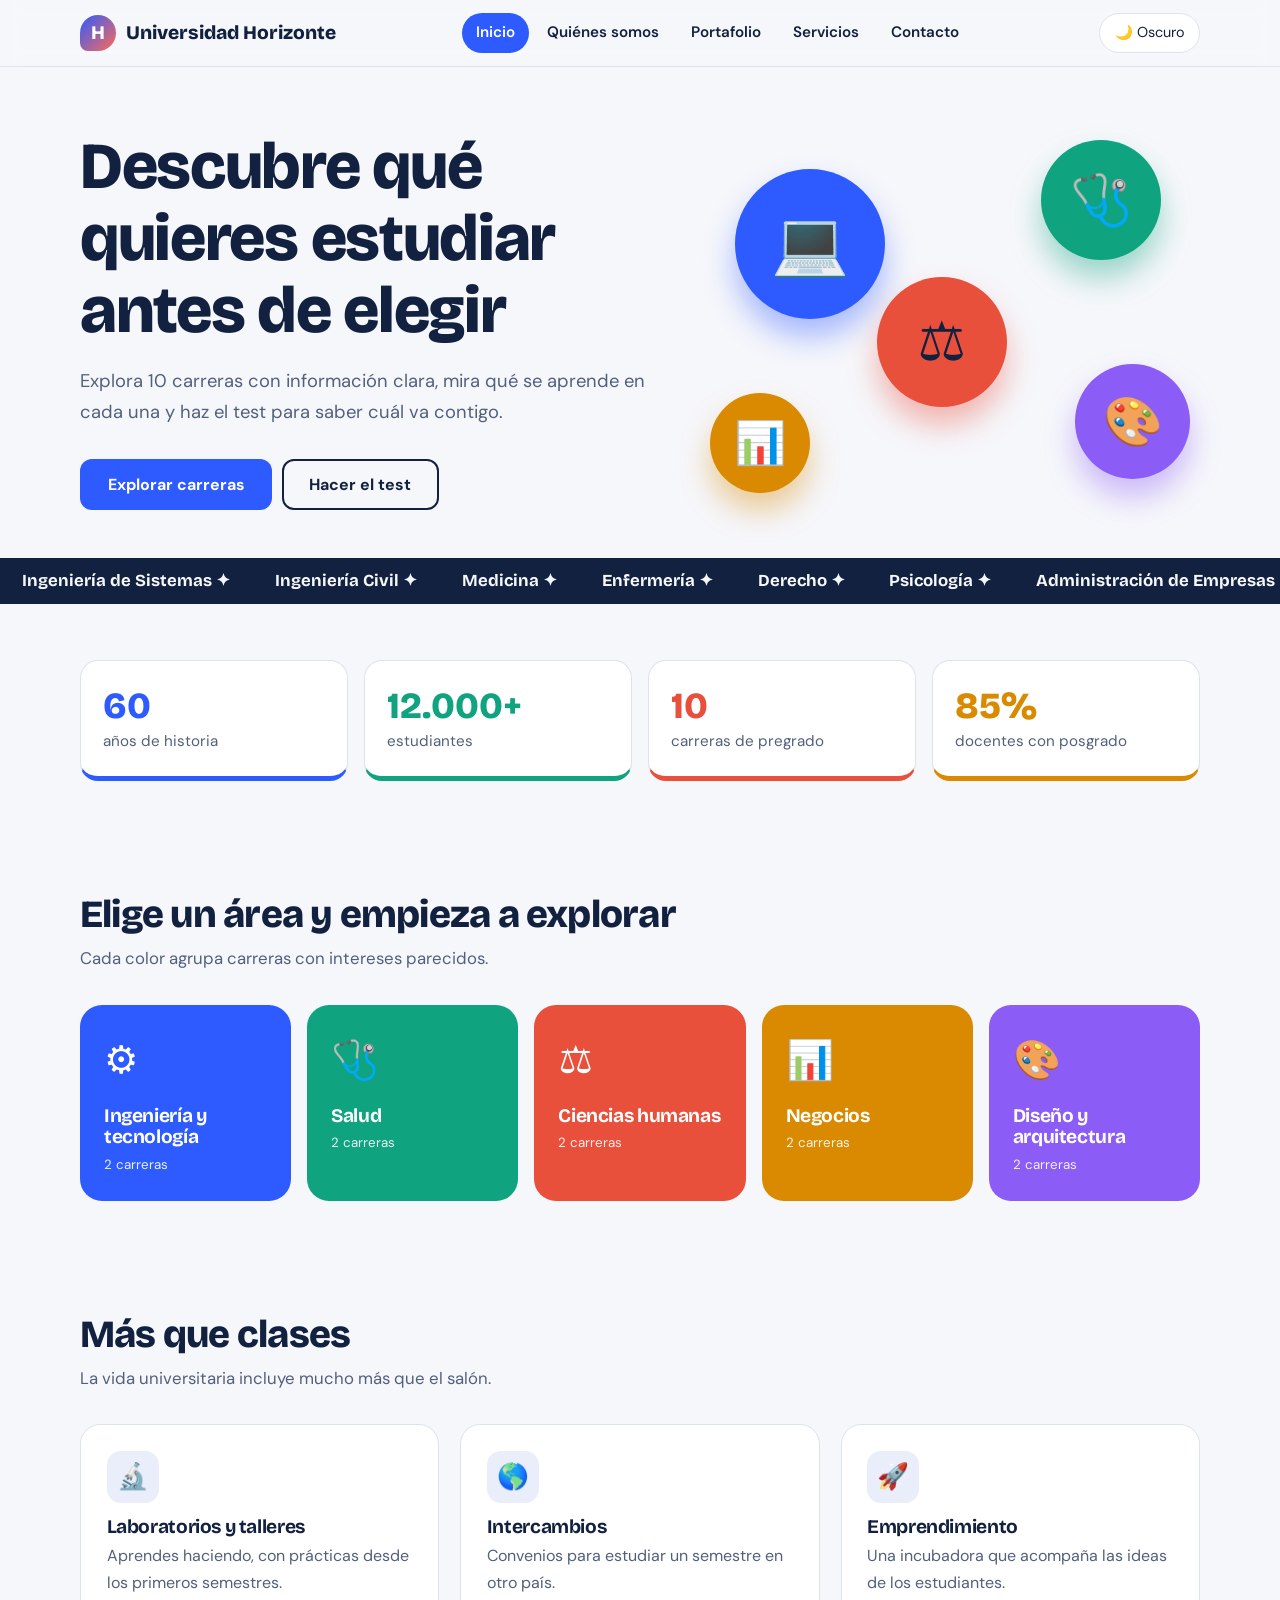
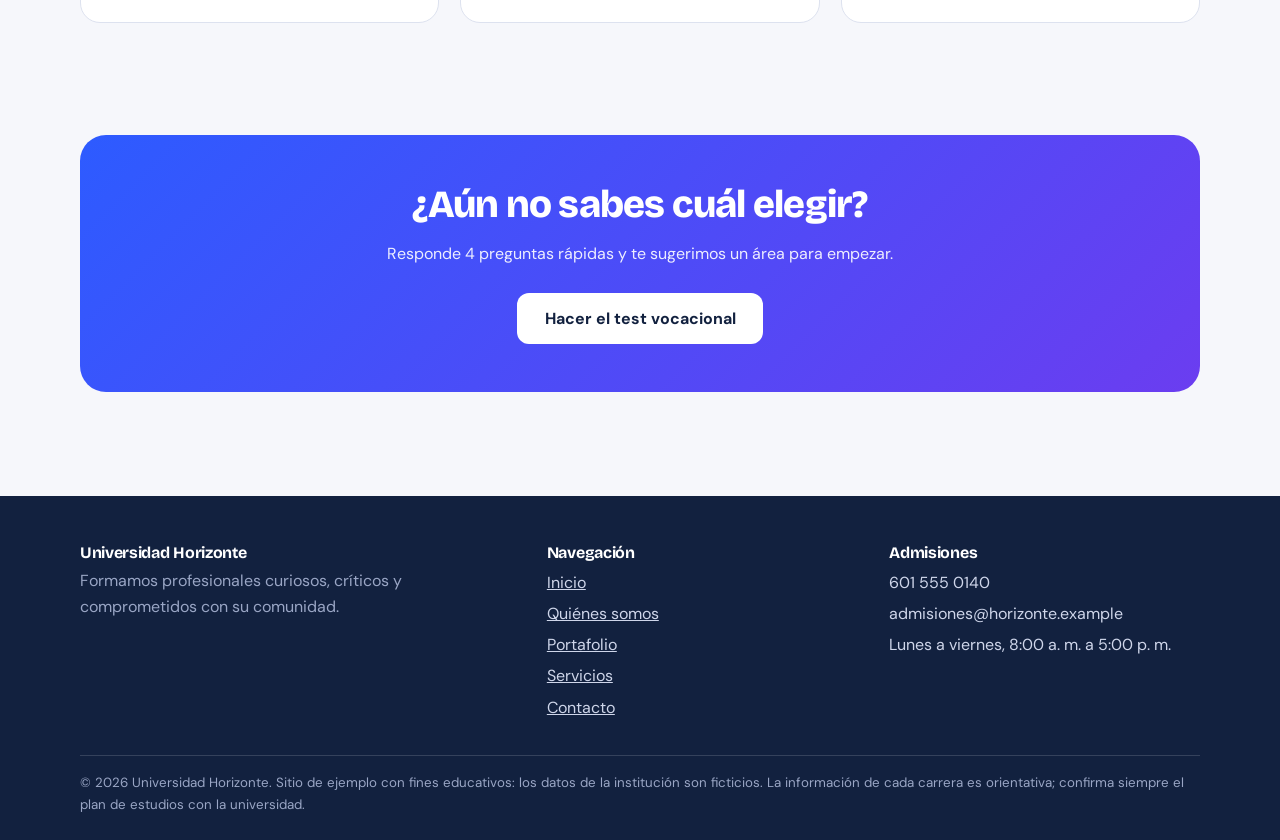
<file: index.html>
<!DOCTYPE html>
<html lang="es" data-theme="light">
<head>
<meta charset="UTF-8">
<meta name="viewport" content="width=device-width, initial-scale=1">
<title>Inicio | Universidad Horizonte</title>
<meta name="description" content="Universidad Horizonte: conoce nuestras carreras, descubre cuál va contigo y comienza tu proceso de admisión.">
<link rel="preconnect" href="https://fonts.googleapis.com">
<link rel="stylesheet" href="https://fonts.googleapis.com/css2?family=Bricolage+Grotesque:wght@700;800&family=DM+Sans:wght@400;600;700&display=swap">
<link rel="stylesheet" href="styles.css">
</head>
<body>
<header><div class="wrap bar">
<a class="logo" href="index.html"><span class="mark">H</span>Universidad Horizonte</a>
<nav aria-label="Principal"><ul id="menu"><li><a href="index.html" aria-current="page">Inicio</a></li><li><a href="nosotros.html">Quiénes somos</a></li><li><a href="portafolio.html">Portafolio</a></li><li><a href="servicios.html">Servicios</a></li><li><a href="contacto.html">Contacto</a></li></ul></nav>
<div class="tools"><button class="icon-btn" id="tema-btn" aria-pressed="false">🌙 Oscuro</button>
<button class="icon-btn" id="menu-btn" aria-expanded="false" aria-controls="menu">☰ Menú</button></div>
</div></header>
<main>
<div class="wrap hero">
<div><h1>Descubre qué quieres estudiar antes de elegir</h1>
<p>Explora 10 carreras con información clara, mira qué se aprende en cada una y haz el test para saber cuál va contigo.</p>
<a class="btn" href="portafolio.html">Explorar carreras</a><a class="btn alt" href="portafolio.html#test">Hacer el test</a></div>
<div class="orbita" aria-hidden="true">
<div class="burbuja" style="--s:150px;--c:#2D5BFF;--d:0s;left:5%;top:8%">💻</div>
<div class="burbuja" style="--s:120px;--c:#0FA37F;--d:-1.5s;right:8%;top:0">🩺</div>
<div class="burbuja" style="--s:130px;--c:#E8503C;--d:-3s;left:34%;top:38%">⚖️</div>
<div class="burbuja" style="--s:100px;--c:#D98A00;--d:-4.5s;left:0;bottom:2%">📊</div>
<div class="burbuja" style="--s:115px;--c:#8B5CF6;--d:-2s;right:2%;bottom:6%">🎨</div></div></div>
<div class="ticker" aria-hidden="true"><div><span>Ingeniería de Sistemas ✦</span><span>Ingeniería Civil ✦</span><span>Medicina ✦</span><span>Enfermería ✦</span><span>Derecho ✦</span><span>Psicología ✦</span><span>Administración de Empresas ✦</span><span>Contaduría Pública ✦</span><span>Diseño Gráfico ✦</span><span>Arquitectura ✦</span><span>Ingeniería de Sistemas ✦</span><span>Ingeniería Civil ✦</span><span>Medicina ✦</span><span>Enfermería ✦</span><span>Derecho ✦</span><span>Psicología ✦</span><span>Administración de Empresas ✦</span><span>Contaduría Pública ✦</span><span>Diseño Gráfico ✦</span><span>Arquitectura ✦</span></div></div>
<section><div class="wrap"><div class="strip"><div style="--c:#2D5BFF"><strong data-n="60" data-suf="">0</strong><span>años de historia</span></div><div style="--c:#0FA37F"><strong data-n="12000" data-suf="+">0</strong><span>estudiantes</span></div><div style="--c:#E8503C"><strong data-n="10" data-suf="">0</strong><span>carreras de pregrado</span></div><div style="--c:#D98A00"><strong data-n="85" data-suf="%">0</strong><span>docentes con posgrado</span></div></div></div></section>
<section><div class="wrap"><h2>Elige un área y empieza a explorar</h2><p class="lead">Cada color agrupa carreras con intereses parecidos.</p>
<div class="areas"><a class="area" href="portafolio.html#ing" style="--c:#2D5BFF"><span>⚙️</span><h3>Ingeniería y tecnología</h3><small>2 carreras</small></a><a class="area" href="portafolio.html#salud" style="--c:#0FA37F"><span>🩺</span><h3>Salud</h3><small>2 carreras</small></a><a class="area" href="portafolio.html#humanas" style="--c:#E8503C"><span>⚖️</span><h3>Ciencias humanas</h3><small>2 carreras</small></a><a class="area" href="portafolio.html#negocios" style="--c:#D98A00"><span>📊</span><h3>Negocios</h3><small>2 carreras</small></a><a class="area" href="portafolio.html#diseno" style="--c:#8B5CF6"><span>🎨</span><h3>Diseño y arquitectura</h3><small>2 carreras</small></a></div></div></section>
<section><div class="wrap"><h2>Más que clases</h2><p class="lead">La vida universitaria incluye mucho más que el salón.</p>
<div class="grid"><article class="card"><div class="ico">🔬</div><h3>Laboratorios y talleres</h3><p>Aprendes haciendo, con prácticas desde los primeros semestres.</p></article><article class="card"><div class="ico">🌎</div><h3>Intercambios</h3><p>Convenios para estudiar un semestre en otro país.</p></article><article class="card"><div class="ico">🚀</div><h3>Emprendimiento</h3><p>Una incubadora que acompaña las ideas de los estudiantes.</p></article></div></div></section>
<section><div class="wrap"><div class="band"><h2>¿Aún no sabes cuál elegir?</h2><p>Responde 4 preguntas rápidas y te sugerimos un área para empezar.</p><a class="btn" href="portafolio.html#test">Hacer el test vocacional</a></div></div></section>
</main>
<dialog id="modal" aria-labelledby="m-titulo"></dialog>
<footer><div class="wrap"><div class="cols">
<div><h3>Universidad Horizonte</h3><p>Formamos profesionales curiosos, críticos y comprometidos con su comunidad.</p></div>
<div><h3>Navegación</h3><ul><li><a href="index.html">Inicio</a></li><li><a href="nosotros.html">Quiénes somos</a></li><li><a href="portafolio.html">Portafolio</a></li><li><a href="servicios.html">Servicios</a></li><li><a href="contacto.html">Contacto</a></li></ul></div>
<div><h3>Admisiones</h3><ul><li>601 555 0140</li><li>admisiones@horizonte.example</li><li>Lunes a viernes, 8:00 a. m. a 5:00 p. m.</li></ul></div>
</div><small>© 2026 Universidad Horizonte. Sitio de ejemplo con fines educativos: los datos de la institución son ficticios. La información de cada carrera es orientativa; confirma siempre el plan de estudios con la universidad.</small></div></footer>
<script src="script.js"></script>
</body>
</html>
</file>
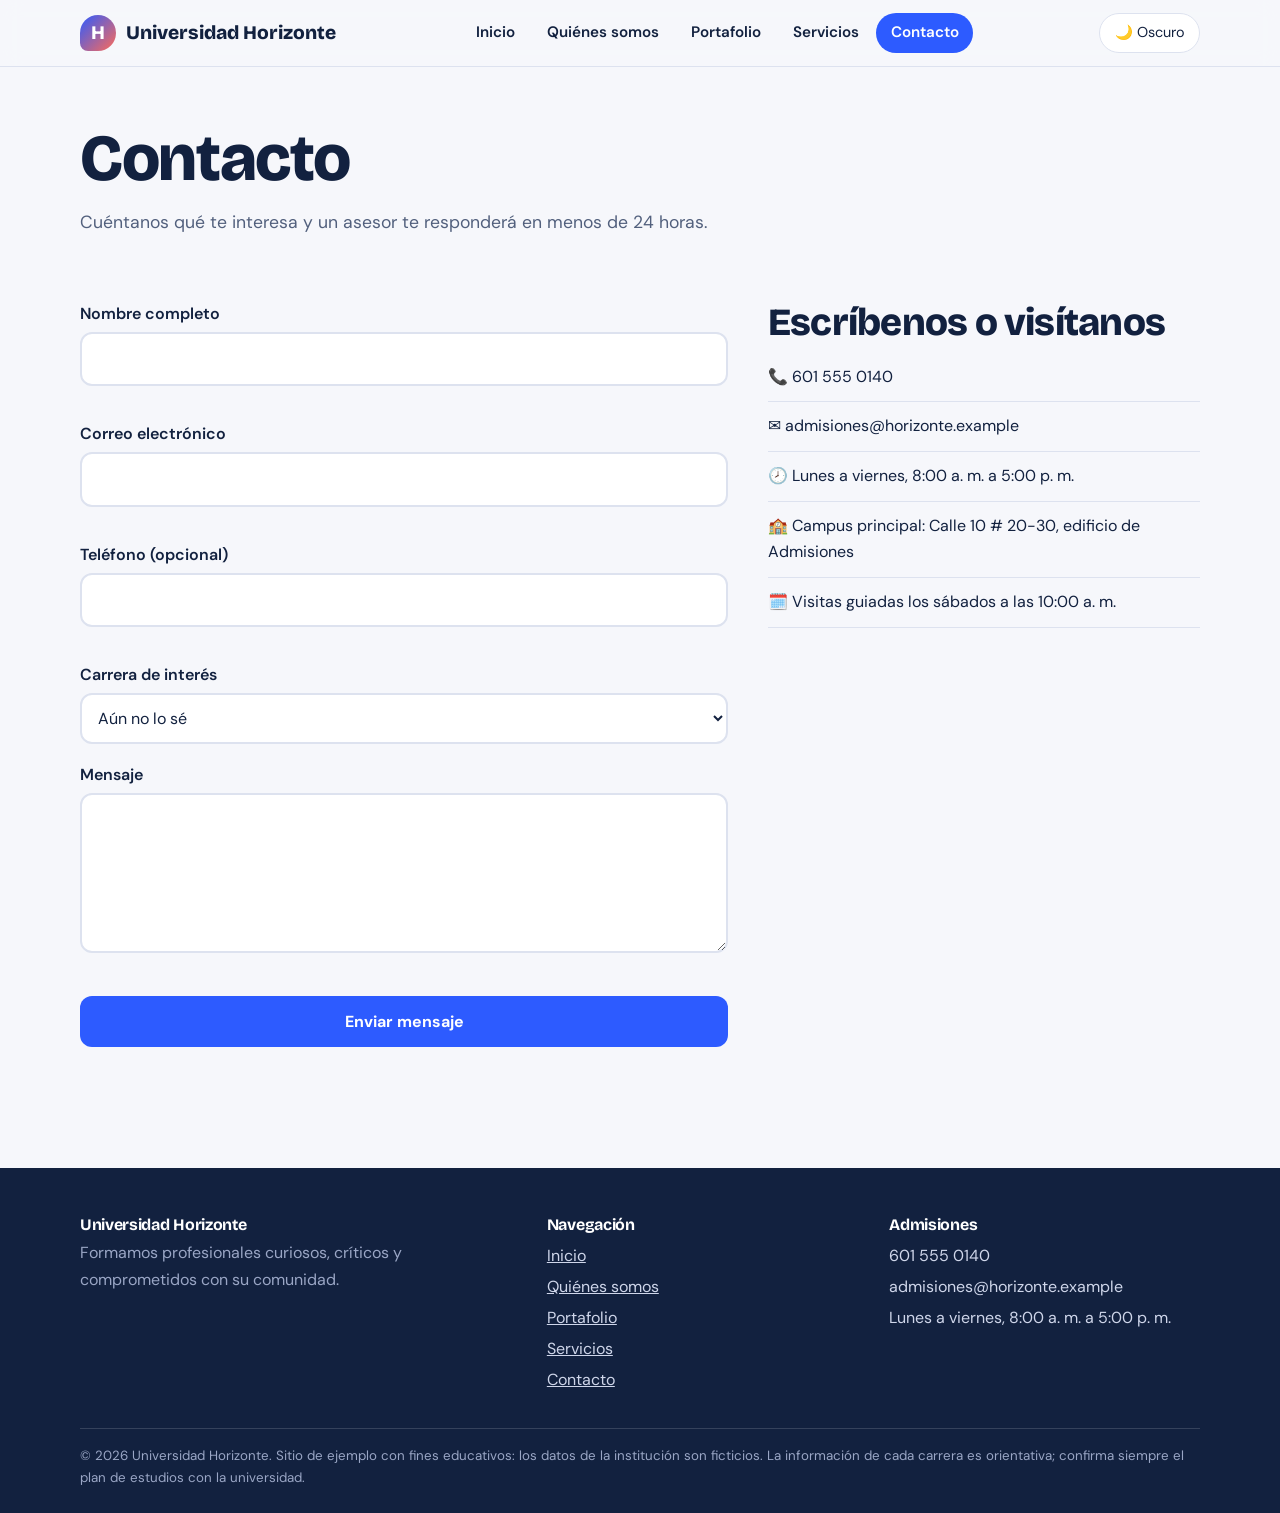
<file: contacto.html>
<!DOCTYPE html>
<html lang="es" data-theme="light">
<head>
<meta charset="UTF-8">
<meta name="viewport" content="width=device-width, initial-scale=1">
<title>Contacto | Universidad Horizonte</title>
<meta name="description" content="Universidad Horizonte: conoce nuestras carreras, descubre cuál va contigo y comienza tu proceso de admisión.">
<link rel="preconnect" href="https://fonts.googleapis.com">
<link rel="stylesheet" href="https://fonts.googleapis.com/css2?family=Bricolage+Grotesque:wght@700;800&family=DM+Sans:wght@400;600;700&display=swap">
<link rel="stylesheet" href="styles.css">
</head>
<body>
<header><div class="wrap bar">
<a class="logo" href="index.html"><span class="mark">H</span>Universidad Horizonte</a>
<nav aria-label="Principal"><ul id="menu"><li><a href="index.html">Inicio</a></li><li><a href="nosotros.html">Quiénes somos</a></li><li><a href="portafolio.html">Portafolio</a></li><li><a href="servicios.html">Servicios</a></li><li><a href="contacto.html" aria-current="page">Contacto</a></li></ul></nav>
<div class="tools"><button class="icon-btn" id="tema-btn" aria-pressed="false">🌙 Oscuro</button>
<button class="icon-btn" id="menu-btn" aria-expanded="false" aria-controls="menu">☰ Menú</button></div>
</div></header>
<main>
<div class="wrap page-title"><h1>Contacto</h1><p>Cuéntanos qué te interesa y un asesor te responderá en menos de 24 horas.</p></div>
<section><div class="wrap"><div class="split">
<form id="form-contacto" novalidate>
<div><label for="nombre">Nombre completo</label><input id="nombre" name="nombre" autocomplete="name"><span class="err" id="err-nombre"></span></div>
<div><label for="correo">Correo electrónico</label><input id="correo" name="correo" type="email" autocomplete="email"><span class="err" id="err-correo"></span></div>
<div><label for="telefono">Teléfono (opcional)</label><input id="telefono" name="telefono" type="tel" autocomplete="tel"><span class="err" id="err-telefono"></span></div>
<div><label for="programa">Carrera de interés</label><select id="programa" name="programa"><option>Aún no lo sé</option><option>Ingeniería de Sistemas</option><option>Ingeniería Civil</option><option>Medicina</option><option>Enfermería</option><option>Derecho</option><option>Psicología</option><option>Administración de Empresas</option><option>Contaduría Pública</option><option>Diseño Gráfico</option><option>Arquitectura</option></select></div>
<div><label for="mensaje">Mensaje</label><textarea id="mensaje" name="mensaje" rows="5"></textarea><span class="err" id="err-mensaje"></span></div>
<button class="btn" type="submit">Enviar mensaje</button><p id="estado" role="status"></p></form>
<aside><h2>Escríbenos o visítanos</h2><ul class="info"><li>📞 601 555 0140</li><li>✉️ admisiones@horizonte.example</li><li>🕗 Lunes a viernes, 8:00 a. m. a 5:00 p. m.</li><li>🏫 Campus principal: Calle 10 # 20-30, edificio de Admisiones</li><li>🗓️ Visitas guiadas los sábados a las 10:00 a. m.</li></ul></aside>
</div></div></section>
</main>
<dialog id="modal" aria-labelledby="m-titulo"></dialog>
<footer><div class="wrap"><div class="cols">
<div><h3>Universidad Horizonte</h3><p>Formamos profesionales curiosos, críticos y comprometidos con su comunidad.</p></div>
<div><h3>Navegación</h3><ul><li><a href="index.html">Inicio</a></li><li><a href="nosotros.html">Quiénes somos</a></li><li><a href="portafolio.html">Portafolio</a></li><li><a href="servicios.html">Servicios</a></li><li><a href="contacto.html">Contacto</a></li></ul></div>
<div><h3>Admisiones</h3><ul><li>601 555 0140</li><li>admisiones@horizonte.example</li><li>Lunes a viernes, 8:00 a. m. a 5:00 p. m.</li></ul></div>
</div><small>© 2026 Universidad Horizonte. Sitio de ejemplo con fines educativos: los datos de la institución son ficticios. La información de cada carrera es orientativa; confirma siempre el plan de estudios con la universidad.</small></div></footer>
<script src="script.js"></script>
</body>
</html>
</file>
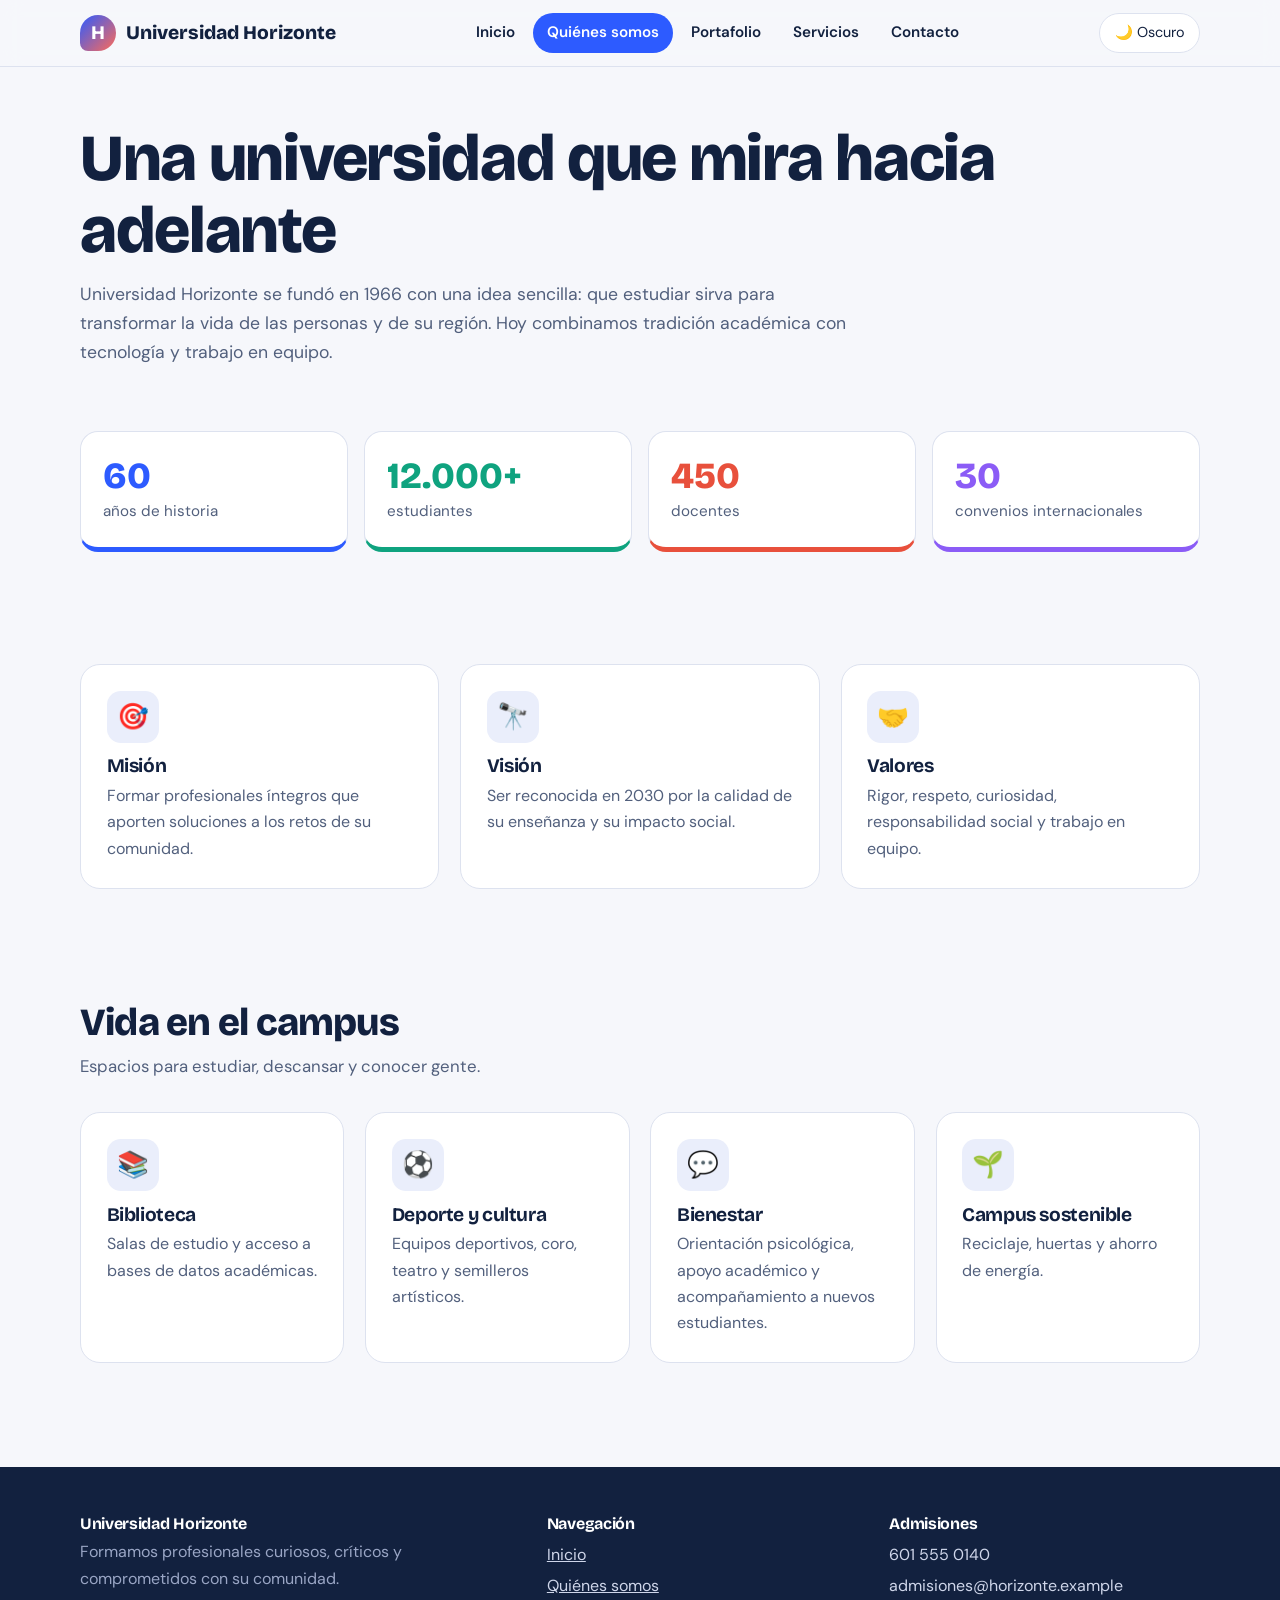
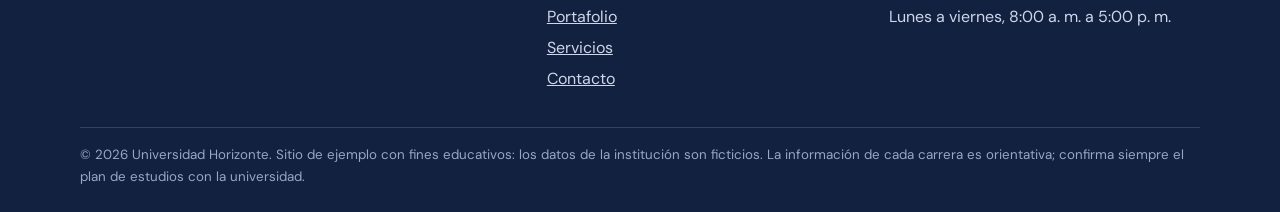
<file: nosotros.html>
<!DOCTYPE html>
<html lang="es" data-theme="light">
<head>
<meta charset="UTF-8">
<meta name="viewport" content="width=device-width, initial-scale=1">
<title>Quiénes somos | Universidad Horizonte</title>
<meta name="description" content="Universidad Horizonte: conoce nuestras carreras, descubre cuál va contigo y comienza tu proceso de admisión.">
<link rel="preconnect" href="https://fonts.googleapis.com">
<link rel="stylesheet" href="https://fonts.googleapis.com/css2?family=Bricolage+Grotesque:wght@700;800&family=DM+Sans:wght@400;600;700&display=swap">
<link rel="stylesheet" href="styles.css">
</head>
<body>
<header><div class="wrap bar">
<a class="logo" href="index.html"><span class="mark">H</span>Universidad Horizonte</a>
<nav aria-label="Principal"><ul id="menu"><li><a href="index.html">Inicio</a></li><li><a href="nosotros.html" aria-current="page">Quiénes somos</a></li><li><a href="portafolio.html">Portafolio</a></li><li><a href="servicios.html">Servicios</a></li><li><a href="contacto.html">Contacto</a></li></ul></nav>
<div class="tools"><button class="icon-btn" id="tema-btn" aria-pressed="false">🌙 Oscuro</button>
<button class="icon-btn" id="menu-btn" aria-expanded="false" aria-controls="menu">☰ Menú</button></div>
</div></header>
<main>
<div class="wrap page-title"><h1>Una universidad que mira hacia adelante</h1><p>Universidad Horizonte se fundó en 1966 con una idea sencilla: que estudiar sirva para transformar la vida de las personas y de su región. Hoy combinamos tradición académica con tecnología y trabajo en equipo.</p></div>
<section><div class="wrap"><div class="strip"><div style="--c:#2D5BFF"><strong data-n="60" data-suf="">0</strong><span>años de historia</span></div><div style="--c:#0FA37F"><strong data-n="12000" data-suf="+">0</strong><span>estudiantes</span></div><div style="--c:#E8503C"><strong data-n="450" data-suf="">0</strong><span>docentes</span></div><div style="--c:#8B5CF6"><strong data-n="30" data-suf="">0</strong><span>convenios internacionales</span></div></div></div></section>
<section><div class="wrap"><div class="grid"><article class="card"><div class="ico">🎯</div><h3>Misión</h3><p>Formar profesionales íntegros que aporten soluciones a los retos de su comunidad.</p></article><article class="card"><div class="ico">🔭</div><h3>Visión</h3><p>Ser reconocida en 2030 por la calidad de su enseñanza y su impacto social.</p></article><article class="card"><div class="ico">🤝</div><h3>Valores</h3><p>Rigor, respeto, curiosidad, responsabilidad social y trabajo en equipo.</p></article></div></div></section>
<section><div class="wrap"><h2>Vida en el campus</h2><p class="lead">Espacios para estudiar, descansar y conocer gente.</p>
<div class="grid"><article class="card"><div class="ico">📚</div><h3>Biblioteca</h3><p>Salas de estudio y acceso a bases de datos académicas.</p></article><article class="card"><div class="ico">⚽</div><h3>Deporte y cultura</h3><p>Equipos deportivos, coro, teatro y semilleros artísticos.</p></article><article class="card"><div class="ico">💬</div><h3>Bienestar</h3><p>Orientación psicológica, apoyo académico y acompañamiento a nuevos estudiantes.</p></article><article class="card"><div class="ico">🌱</div><h3>Campus sostenible</h3><p>Reciclaje, huertas y ahorro de energía.</p></article></div></div></section>
</main>
<dialog id="modal" aria-labelledby="m-titulo"></dialog>
<footer><div class="wrap"><div class="cols">
<div><h3>Universidad Horizonte</h3><p>Formamos profesionales curiosos, críticos y comprometidos con su comunidad.</p></div>
<div><h3>Navegación</h3><ul><li><a href="index.html">Inicio</a></li><li><a href="nosotros.html">Quiénes somos</a></li><li><a href="portafolio.html">Portafolio</a></li><li><a href="servicios.html">Servicios</a></li><li><a href="contacto.html">Contacto</a></li></ul></div>
<div><h3>Admisiones</h3><ul><li>601 555 0140</li><li>admisiones@horizonte.example</li><li>Lunes a viernes, 8:00 a. m. a 5:00 p. m.</li></ul></div>
</div><small>© 2026 Universidad Horizonte. Sitio de ejemplo con fines educativos: los datos de la institución son ficticios. La información de cada carrera es orientativa; confirma siempre el plan de estudios con la universidad.</small></div></footer>
<script src="script.js"></script>
</body>
</html>
</file>
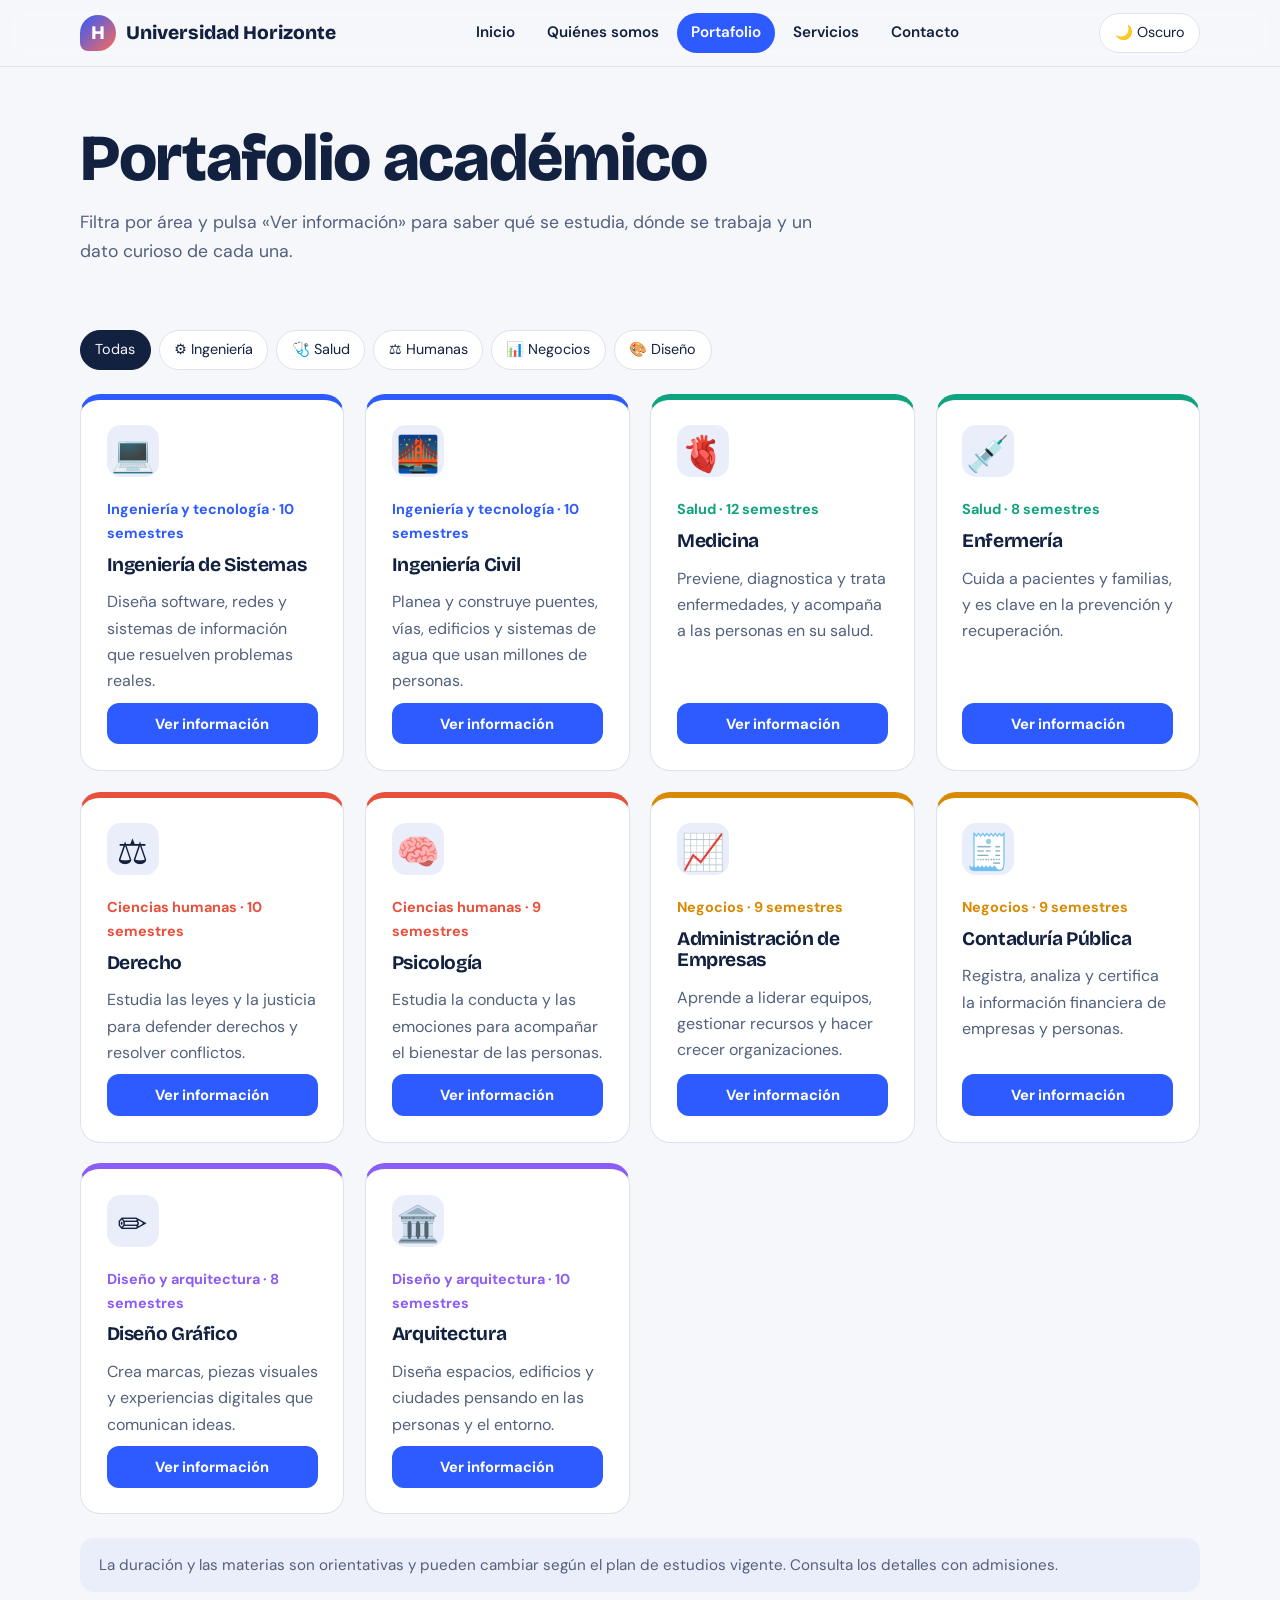
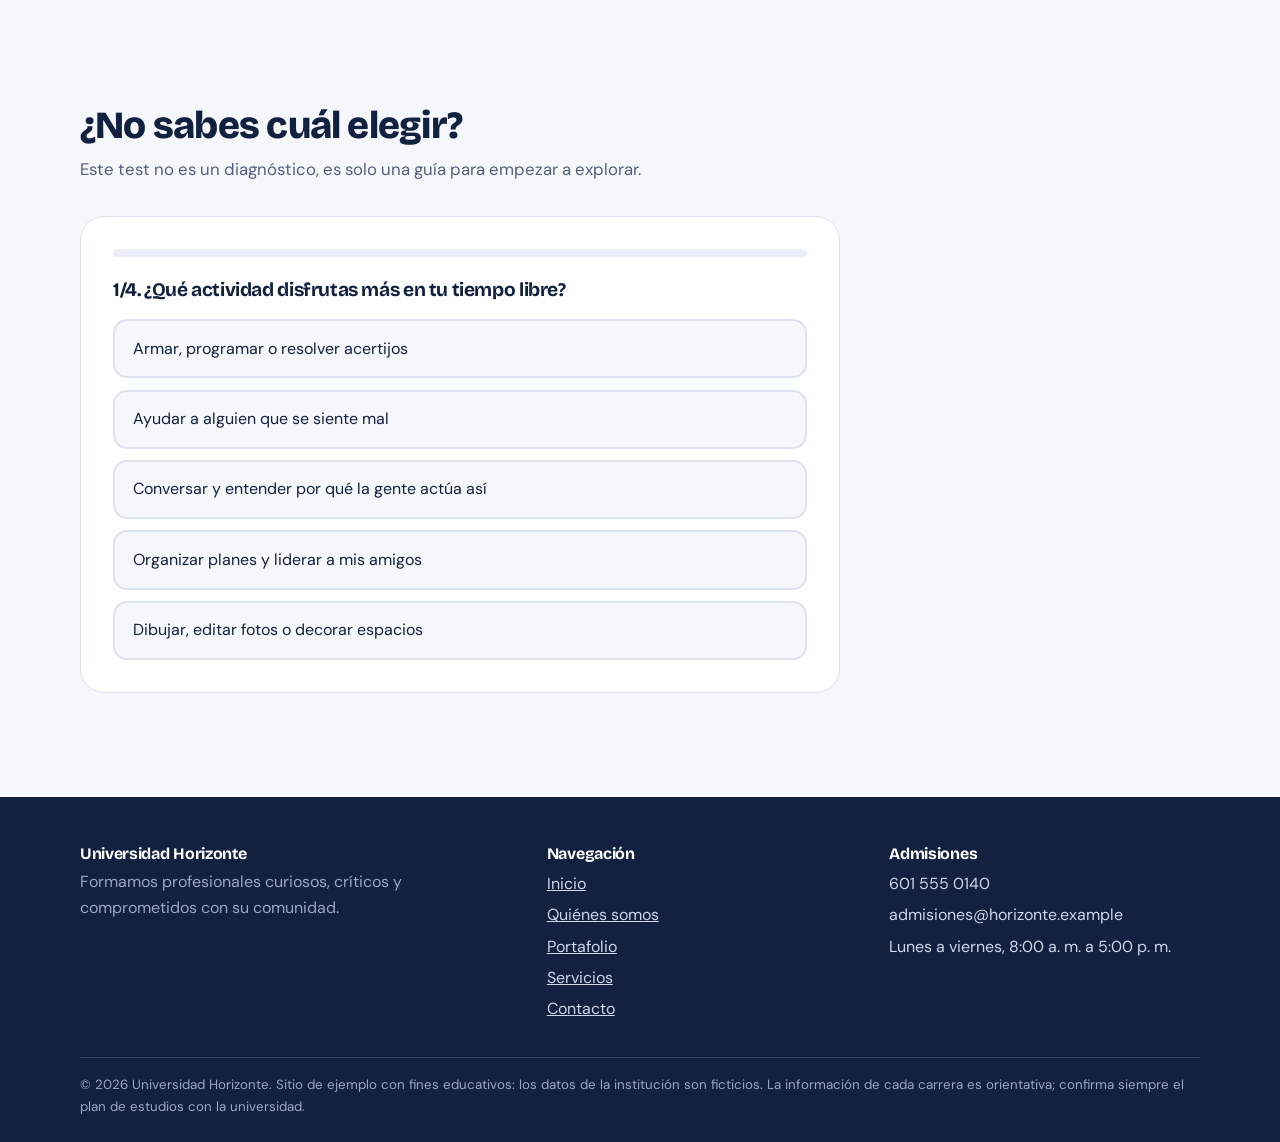
<file: portafolio.html>
<!DOCTYPE html>
<html lang="es" data-theme="light">
<head>
<meta charset="UTF-8">
<meta name="viewport" content="width=device-width, initial-scale=1">
<title>Portafolio | Universidad Horizonte</title>
<meta name="description" content="Universidad Horizonte: conoce nuestras carreras, descubre cuál va contigo y comienza tu proceso de admisión.">
<link rel="preconnect" href="https://fonts.googleapis.com">
<link rel="stylesheet" href="https://fonts.googleapis.com/css2?family=Bricolage+Grotesque:wght@700;800&family=DM+Sans:wght@400;600;700&display=swap">
<link rel="stylesheet" href="styles.css">
</head>
<body>
<header><div class="wrap bar">
<a class="logo" href="index.html"><span class="mark">H</span>Universidad Horizonte</a>
<nav aria-label="Principal"><ul id="menu"><li><a href="index.html">Inicio</a></li><li><a href="nosotros.html">Quiénes somos</a></li><li><a href="portafolio.html" aria-current="page">Portafolio</a></li><li><a href="servicios.html">Servicios</a></li><li><a href="contacto.html">Contacto</a></li></ul></nav>
<div class="tools"><button class="icon-btn" id="tema-btn" aria-pressed="false">🌙 Oscuro</button>
<button class="icon-btn" id="menu-btn" aria-expanded="false" aria-controls="menu">☰ Menú</button></div>
</div></header>
<main>
<div class="wrap page-title"><h1>Portafolio académico</h1><p>Filtra por área y pulsa «Ver información» para saber qué se estudia, dónde se trabaja y un dato curioso de cada una.</p></div>
<section><div class="wrap"><div class="filtros" role="group" aria-label="Filtrar por área">
<button class="icon-btn" data-filtro="todo" aria-pressed="true">Todas</button><button class="icon-btn" data-filtro="ing" aria-pressed="false">⚙️ Ingeniería</button><button class="icon-btn" data-filtro="salud" aria-pressed="false">🩺 Salud</button><button class="icon-btn" data-filtro="humanas" aria-pressed="false">⚖️ Humanas</button><button class="icon-btn" data-filtro="negocios" aria-pressed="false">📊 Negocios</button><button class="icon-btn" data-filtro="diseno" aria-pressed="false">🎨 Diseño</button></div>
<div class="grid" id="lista"></div>
<p class="nota">La duración y las materias son orientativas y pueden cambiar según el plan de estudios vigente. Consulta los detalles con admisiones.</p></div></section>
<section id="test"><div class="wrap"><h2>¿No sabes cuál elegir?</h2><p class="lead">Este test no es un diagnóstico, es solo una guía para empezar a explorar.</p><div class="quiz" id="quiz"></div></div></section>
</main>
<dialog id="modal" aria-labelledby="m-titulo"></dialog>
<footer><div class="wrap"><div class="cols">
<div><h3>Universidad Horizonte</h3><p>Formamos profesionales curiosos, críticos y comprometidos con su comunidad.</p></div>
<div><h3>Navegación</h3><ul><li><a href="index.html">Inicio</a></li><li><a href="nosotros.html">Quiénes somos</a></li><li><a href="portafolio.html">Portafolio</a></li><li><a href="servicios.html">Servicios</a></li><li><a href="contacto.html">Contacto</a></li></ul></div>
<div><h3>Admisiones</h3><ul><li>601 555 0140</li><li>admisiones@horizonte.example</li><li>Lunes a viernes, 8:00 a. m. a 5:00 p. m.</li></ul></div>
</div><small>© 2026 Universidad Horizonte. Sitio de ejemplo con fines educativos: los datos de la institución son ficticios. La información de cada carrera es orientativa; confirma siempre el plan de estudios con la universidad.</small></div></footer>
<script src="script.js"></script>
</body>
</html>
</file>
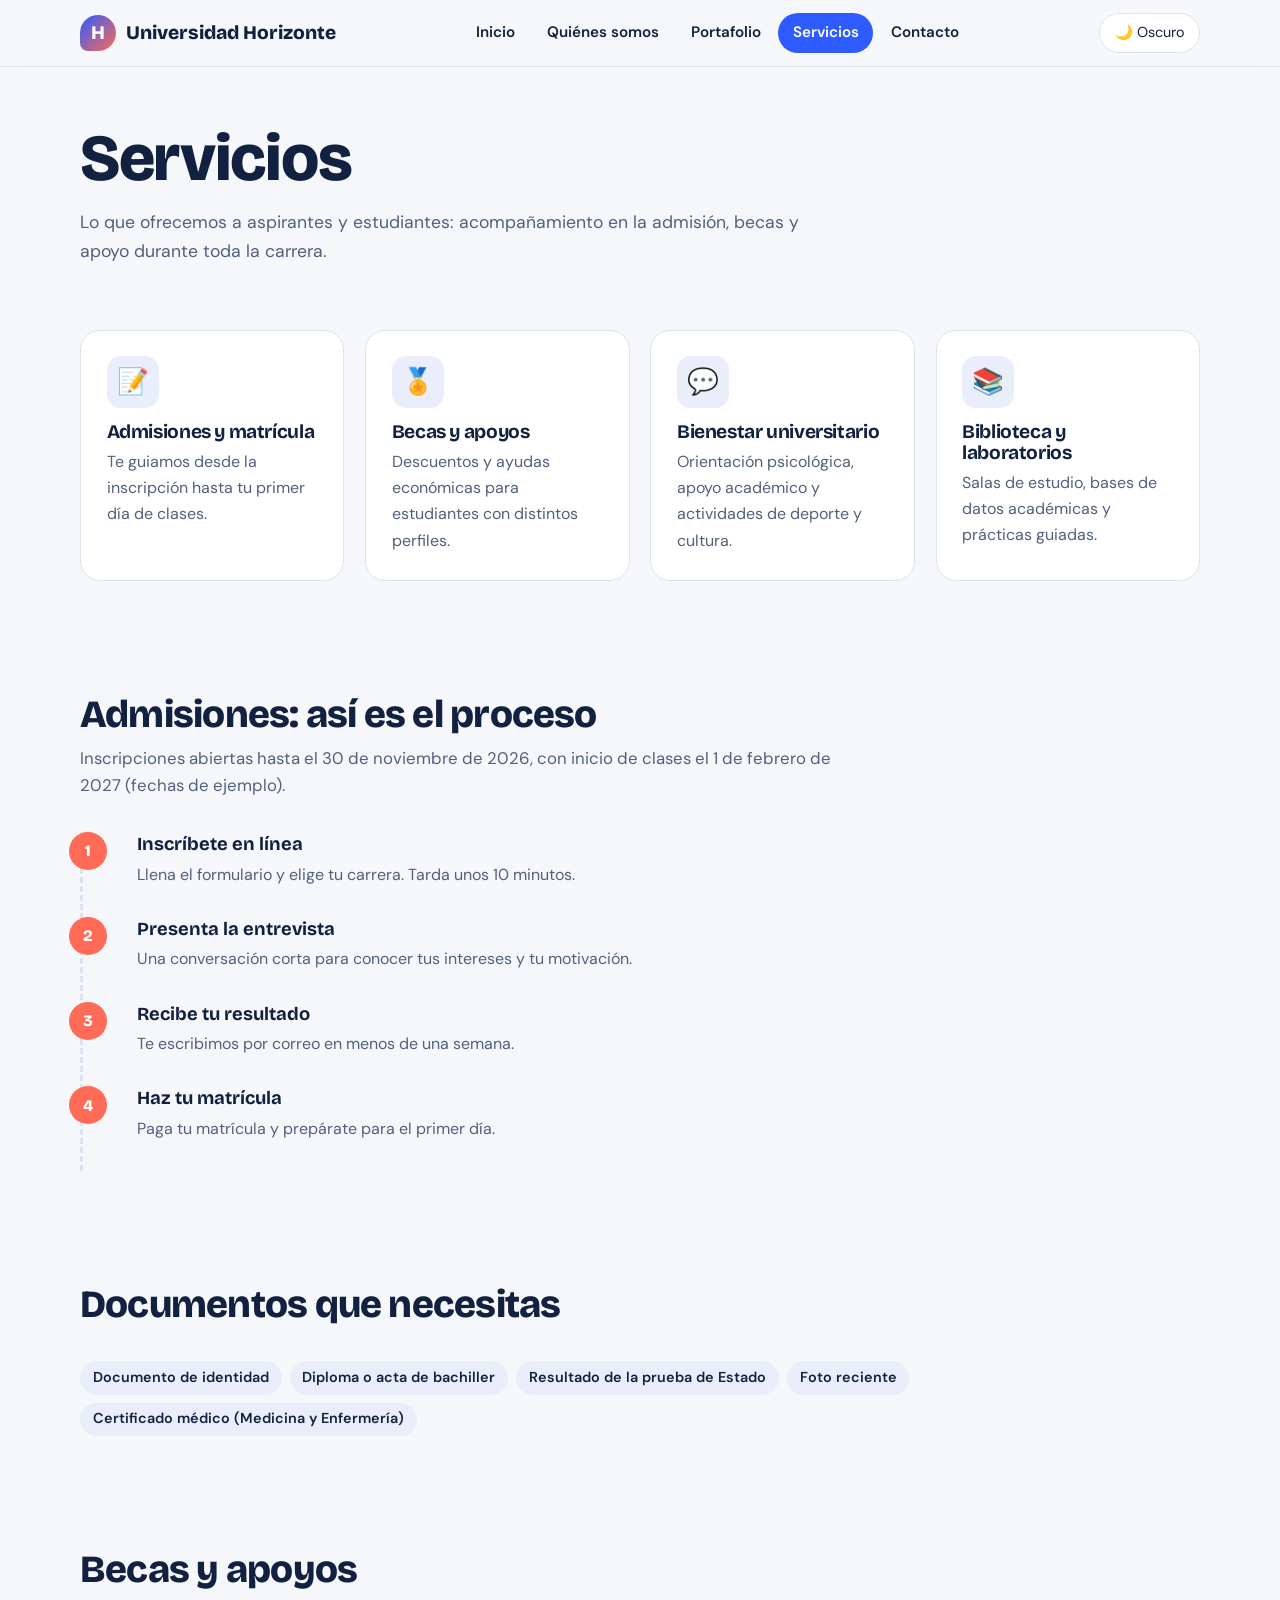
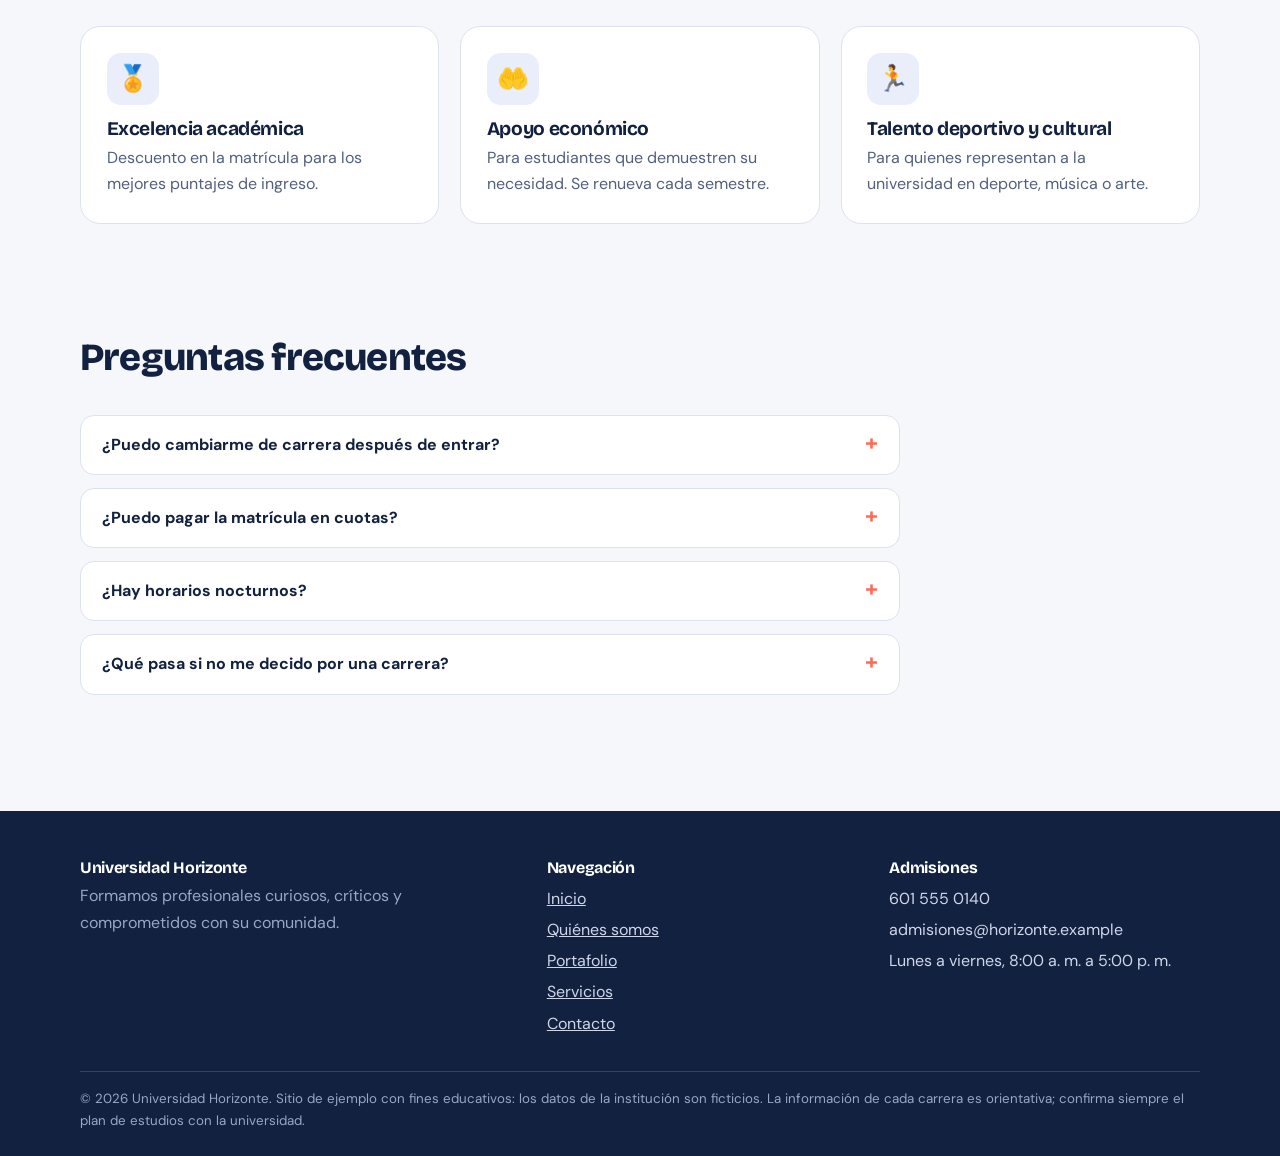
<file: servicios.html>
<!DOCTYPE html>
<html lang="es" data-theme="light">
<head>
<meta charset="UTF-8">
<meta name="viewport" content="width=device-width, initial-scale=1">
<title>Servicios | Universidad Horizonte</title>
<meta name="description" content="Universidad Horizonte: conoce nuestras carreras, descubre cuál va contigo y comienza tu proceso de admisión.">
<link rel="preconnect" href="https://fonts.googleapis.com">
<link rel="stylesheet" href="https://fonts.googleapis.com/css2?family=Bricolage+Grotesque:wght@700;800&family=DM+Sans:wght@400;600;700&display=swap">
<link rel="stylesheet" href="styles.css">
</head>
<body>
<header><div class="wrap bar">
<a class="logo" href="index.html"><span class="mark">H</span>Universidad Horizonte</a>
<nav aria-label="Principal"><ul id="menu"><li><a href="index.html">Inicio</a></li><li><a href="nosotros.html">Quiénes somos</a></li><li><a href="portafolio.html">Portafolio</a></li><li><a href="servicios.html" aria-current="page">Servicios</a></li><li><a href="contacto.html">Contacto</a></li></ul></nav>
<div class="tools"><button class="icon-btn" id="tema-btn" aria-pressed="false">🌙 Oscuro</button>
<button class="icon-btn" id="menu-btn" aria-expanded="false" aria-controls="menu">☰ Menú</button></div>
</div></header>
<main>
<div class="wrap page-title"><h1>Servicios</h1><p>Lo que ofrecemos a aspirantes y estudiantes: acompañamiento en la admisión, becas y apoyo durante toda la carrera.</p></div>
<section><div class="wrap"><div class="grid"><article class="card"><div class="ico">📝</div><h3>Admisiones y matrícula</h3><p>Te guiamos desde la inscripción hasta tu primer día de clases.</p></article><article class="card"><div class="ico">🏅</div><h3>Becas y apoyos</h3><p>Descuentos y ayudas económicas para estudiantes con distintos perfiles.</p></article><article class="card"><div class="ico">💬</div><h3>Bienestar universitario</h3><p>Orientación psicológica, apoyo académico y actividades de deporte y cultura.</p></article><article class="card"><div class="ico">📚</div><h3>Biblioteca y laboratorios</h3><p>Salas de estudio, bases de datos académicas y prácticas guiadas.</p></article></div></div></section>
<section><div class="wrap"><h2>Admisiones: así es el proceso</h2><p class="lead">Inscripciones abiertas hasta el 30 de noviembre de 2026, con inicio de clases el 1 de febrero de 2027 (fechas de ejemplo).</p>
<ol class="timeline"><li><b>Inscríbete en línea</b><p>Llena el formulario y elige tu carrera. Tarda unos 10 minutos.</p></li><li><b>Presenta la entrevista</b><p>Una conversación corta para conocer tus intereses y tu motivación.</p></li><li><b>Recibe tu resultado</b><p>Te escribimos por correo en menos de una semana.</p></li><li><b>Haz tu matrícula</b><p>Paga tu matrícula y prepárate para el primer día.</p></li></ol></div></section>
<section><div class="wrap"><h2>Documentos que necesitas</h2><br><ul class="chips"><li>Documento de identidad</li><li>Diploma o acta de bachiller</li><li>Resultado de la prueba de Estado</li><li>Foto reciente</li><li>Certificado médico (Medicina y Enfermería)</li></ul></div></section>
<section><div class="wrap"><h2>Becas y apoyos</h2><br><div class="grid"><article class="card"><div class="ico">🏅</div><h3>Excelencia académica</h3><p>Descuento en la matrícula para los mejores puntajes de ingreso.</p></article><article class="card"><div class="ico">🤲</div><h3>Apoyo económico</h3><p>Para estudiantes que demuestren su necesidad. Se renueva cada semestre.</p></article><article class="card"><div class="ico">🏃</div><h3>Talento deportivo y cultural</h3><p>Para quienes representan a la universidad en deporte, música o arte.</p></article></div></div></section>
<section><div class="wrap"><h2>Preguntas frecuentes</h2><br>
<details><summary>¿Puedo cambiarme de carrera después de entrar?</summary><p>Sí. Puedes pedir un cambio al terminar el primer semestre si hay cupo y cumples los requisitos del nuevo programa.</p></details><details><summary>¿Puedo pagar la matrícula en cuotas?</summary><p>Sí, ofrecemos planes de pago en cuotas. Consulta las opciones con la oficina de admisiones.</p></details><details><summary>¿Hay horarios nocturnos?</summary><p>Algunos programas ofrecen jornadas flexibles. Pregunta por tu carrera en el formulario de contacto.</p></details><details><summary>¿Qué pasa si no me decido por una carrera?</summary><p>Haz el test vocacional, revisa la información de cada programa y habla con un asesor. Es normal tener dudas.</p></details></div></section>
</main>
<dialog id="modal" aria-labelledby="m-titulo"></dialog>
<footer><div class="wrap"><div class="cols">
<div><h3>Universidad Horizonte</h3><p>Formamos profesionales curiosos, críticos y comprometidos con su comunidad.</p></div>
<div><h3>Navegación</h3><ul><li><a href="index.html">Inicio</a></li><li><a href="nosotros.html">Quiénes somos</a></li><li><a href="portafolio.html">Portafolio</a></li><li><a href="servicios.html">Servicios</a></li><li><a href="contacto.html">Contacto</a></li></ul></div>
<div><h3>Admisiones</h3><ul><li>601 555 0140</li><li>admisiones@horizonte.example</li><li>Lunes a viernes, 8:00 a. m. a 5:00 p. m.</li></ul></div>
</div><small>© 2026 Universidad Horizonte. Sitio de ejemplo con fines educativos: los datos de la institución son ficticios. La información de cada carrera es orientativa; confirma siempre el plan de estudios con la universidad.</small></div></footer>
<script src="script.js"></script>
</body>
</html>
</file>
<file: styles.css>
:root{--bg:#F6F7FB;--surface:#fff;--ink:#12213F;--muted:#52607D;--primary:#2D5BFF;--on-primary:#fff;--coral:#FF6B57;--line:#DDE2EF;--soft:#EAEEFB;--danger:#B3261E;--ok:#157347}
:root[data-theme="dark"]{--bg:#0B1020;--surface:#151C33;--ink:#EDF0FA;--muted:#A3AECB;--primary:#7C9BFF;--on-primary:#0B1020;--line:#26304F;--soft:#1B2442;--danger:#FF8A8F;--ok:#5FD39A}
*{box-sizing:border-box;margin:0}
html{scroll-behavior:smooth}
body{font-family:"DM Sans",system-ui,sans-serif;background:var(--bg);color:var(--ink);line-height:1.65;transition:background .3s,color .3s}
body:has(dialog[open]){overflow:hidden}
h1,h2,h3{font-family:"Bricolage Grotesque",system-ui,sans-serif;line-height:1.1;letter-spacing:-.02em}
h1{font-size:clamp(2.3rem,6vw,4.1rem);font-weight:800}h2{font-size:clamp(1.7rem,4vw,2.4rem);margin-bottom:.6rem;font-weight:800}h3{font-size:1.2rem;margin-bottom:.4rem;font-weight:700}
p{color:var(--muted);max-width:64ch}
a{color:inherit}
:focus-visible{outline:3px solid var(--coral);outline-offset:3px}
.wrap{width:min(1120px,92%);margin-inline:auto}
section{padding:3.5rem 0}
.lead{margin-bottom:2rem;font-size:1.05rem}
header{position:sticky;top:0;z-index:10;background:color-mix(in srgb,var(--bg) 88%,transparent);backdrop-filter:blur(10px);border-bottom:1px solid var(--line)}
.bar{display:flex;align-items:center;justify-content:space-between;gap:1rem;padding:.8rem 0}
.logo{display:flex;align-items:center;gap:.6rem;font:800 1.2rem "Bricolage Grotesque",sans-serif;text-decoration:none}
.mark{display:grid;place-items:center;width:36px;height:36px;border-radius:50% 50% 50% 8px;background:linear-gradient(135deg,var(--primary),var(--coral));color:#fff}
nav ul{display:flex;gap:.2rem;list-style:none;padding:0}
nav a{display:block;padding:.45rem .9rem;border-radius:99px;text-decoration:none;font-weight:600;font-size:.95rem;transition:background .25s,color .25s}
nav a:hover{background:var(--soft)}
nav a[aria-current="page"]{background:var(--primary);color:var(--on-primary)}
.tools{display:flex;gap:.5rem}
.icon-btn{border:1px solid var(--line);background:var(--surface);color:var(--ink);border-radius:99px;padding:.45rem .9rem;cursor:pointer;font:inherit;font-size:.9rem;transition:transform .2s,background .2s}
.icon-btn:hover{transform:translateY(-2px)}
#menu-btn{display:none}
.btn{display:inline-block;background:var(--primary);color:var(--on-primary);padding:.8rem 1.6rem;border-radius:12px;text-decoration:none;font-weight:700;border:2px solid transparent;cursor:pointer;font:700 1rem "DM Sans",sans-serif;transition:transform .2s,box-shadow .2s}
.btn:hover{transform:translateY(-3px);box-shadow:0 10px 20px rgba(45,91,255,.28)}
.btn.coral{background:var(--coral);color:#fff}
.btn.alt{background:transparent;color:var(--ink);border-color:var(--ink)}
.btn.sm{padding:.55rem 1.1rem;font-size:.92rem}
.hero{display:grid;grid-template-columns:1.1fr .9fr;gap:2rem;align-items:center;padding:4rem 0 3rem}
.hero p{margin:1.2rem 0 2rem;font-size:1.15rem}
.hero .btn+.btn{margin-left:.6rem}
.hero>div:first-child{animation:entra .8s ease both}
@keyframes entra{from{opacity:0;transform:translateY(24px)}to{opacity:1;transform:none}}
.orbita{position:relative;height:360px}
.burbuja{position:absolute;display:grid;place-items:center;width:var(--s);height:var(--s);border-radius:50%;background:var(--c);font-size:calc(var(--s)/2.4);box-shadow:0 18px 30px color-mix(in srgb,var(--c) 40%,transparent);animation:flota 6s ease-in-out infinite;animation-delay:var(--d)}
@keyframes flota{50%{transform:translateY(-16px) rotate(4deg)}}
.ticker{background:var(--ink);color:var(--bg);overflow:hidden;padding:.8rem 0;font:700 1.05rem "Bricolage Grotesque",sans-serif}
.ticker div{display:flex;width:max-content;animation:desplaza 35s linear infinite}
.ticker span{padding:0 1.4rem;white-space:nowrap}
.ticker:hover div{animation-play-state:paused}
@keyframes desplaza{to{transform:translateX(-50%)}}
.strip{display:grid;grid-template-columns:repeat(auto-fit,minmax(180px,1fr));gap:1rem}
.strip div{background:var(--surface);border:1px solid var(--line);border-radius:18px;padding:1.4rem;border-bottom:5px solid var(--c)}
.strip strong,.big{display:block;font:800 2.3rem "Bricolage Grotesque",sans-serif;color:var(--c,var(--primary))}
.strip span{color:var(--muted);font-size:.95rem}
.areas{display:grid;grid-template-columns:repeat(auto-fit,minmax(190px,1fr));gap:1rem}
.area{display:block;text-decoration:none;color:#fff;background:var(--c);border-radius:22px;padding:1.5rem;min-height:170px;transition:transform .25s,border-radius .25s}
.area:hover{transform:translateY(-8px) rotate(-1.5deg);border-radius:22px 22px 22px 60px}
.area span{font-size:2.4rem;display:block}.area h3{margin:.8rem 0 .2rem;color:#fff}.area small{opacity:.9}
.grid{display:grid;grid-template-columns:repeat(auto-fit,minmax(260px,1fr));gap:1.3rem}
.card{background:var(--surface);border:1px solid var(--line);border-radius:20px;padding:1.6rem;transition:transform .25s,box-shadow .25s}
.card:hover{transform:translateY(-6px);box-shadow:0 14px 28px rgba(18,33,63,.12)}
.card[hidden]{display:none}
.carrera{border-top:6px solid var(--c);display:flex;flex-direction:column;gap:.5rem;animation:entra .5s ease both}
.carrera .ico{font-size:2.2rem}
.carrera .meta{font-size:.9rem;font-weight:700;color:var(--c)}
.carrera p{flex:1}
.ico{display:grid;place-items:center;width:52px;height:52px;border-radius:14px;background:var(--soft);font-size:1.6rem;margin-bottom:.8rem}
.chips{display:flex;flex-wrap:wrap;gap:.5rem;list-style:none;padding:0}
.chips li{background:var(--soft);padding:.3rem .8rem;border-radius:99px;font-size:.9rem;font-weight:600}
.filtros{display:flex;flex-wrap:wrap;gap:.5rem;margin-bottom:1.5rem}
.filtros .icon-btn[aria-pressed="true"]{background:var(--ink);color:var(--bg);border-color:var(--ink)}
dialog{border:0;border-radius:24px;padding:0;width:min(680px,94vw);max-height:90vh;background:var(--surface);color:var(--ink);overflow:auto;box-shadow:0 30px 80px rgba(0,0,0,.4)}
dialog[open]{animation:entra .35s ease}
dialog::backdrop{background:rgba(10,15,35,.65);backdrop-filter:blur(4px)}
.m-head{background:var(--c);color:#fff;padding:2rem;position:relative}
.m-head p{color:rgba(255,255,255,.9)}
.m-head .ico{background:rgba(255,255,255,.22)}
.m-x{position:absolute;top:1rem;right:1rem;border:0;background:rgba(255,255,255,.25);color:#fff;width:38px;height:38px;border-radius:50%;font-size:1.2rem;cursor:pointer}
.m-body{padding:1.8rem 2rem 2rem;display:grid;gap:1.4rem}
.m-datos{display:grid;grid-template-columns:repeat(3,1fr);gap:.8rem}
.m-datos div{background:var(--soft);border-radius:14px;padding:.8rem;text-align:center;font-size:.9rem}
.m-datos b{display:block;font:800 1.2rem "Bricolage Grotesque",sans-serif}
.m-body h3{margin-bottom:.6rem}
.m-body ul.l{padding-left:1.2rem;color:var(--muted)}
.curioso{border-left:5px solid var(--coral);background:var(--soft);border-radius:0 14px 14px 0;padding:1rem 1.2rem}
.curioso b{color:var(--coral)}
.quiz{background:var(--surface);border:1px solid var(--line);border-radius:24px;padding:2rem;max-width:760px}
.progreso{height:8px;background:var(--soft);border-radius:99px;overflow:hidden;margin-bottom:1.4rem}
.progreso i{display:block;height:100%;background:linear-gradient(90deg,var(--primary),var(--coral));transition:width .4s}
.opciones{display:grid;gap:.7rem;margin-top:1.2rem}
.opciones button{text-align:left;border:2px solid var(--line);background:var(--bg);color:var(--ink);border-radius:14px;padding:.9rem 1.1rem;font:inherit;cursor:pointer;transition:transform .2s,border-color .2s}
.opciones button:hover{transform:translateX(6px);border-color:var(--primary)}
.resultado .btn{margin:.3rem .3rem 0 0}
.timeline{counter-reset:p;list-style:none;padding:0 0 0 1rem;border-left:3px dashed var(--line);max-width:720px}
.timeline li{counter-increment:p;position:relative;padding:0 0 1.8rem 2.4rem}
.timeline li::before{content:counter(p);position:absolute;left:-1.85rem;top:0;width:38px;height:38px;border-radius:50%;background:var(--coral);color:#fff;display:grid;place-items:center;font:800 1rem "Bricolage Grotesque",sans-serif}
.timeline b{font:700 1.15rem "Bricolage Grotesque",sans-serif}
.timeline p{margin-top:.2rem}
details{background:var(--surface);border:1px solid var(--line);border-radius:14px;padding:1rem 1.3rem;margin-bottom:.8rem;max-width:820px}
summary{cursor:pointer;font-weight:700;list-style:none;display:flex;justify-content:space-between;gap:1rem}
summary::after{content:"+";color:var(--coral);font-size:1.4rem;line-height:1}
details[open] summary::after{content:"−"}
details[open] p{margin-top:.7rem;animation:entra .4s ease}
.band{background:linear-gradient(135deg,var(--primary),#6B3DF0);color:#fff;border-radius:26px;padding:3rem;text-align:center}
.band p{color:rgba(255,255,255,.9);margin:1rem auto 1.6rem}
.band .btn{background:#fff;color:#12213F}
.page-title{padding:3.5rem 0 .5rem}
.page-title p{margin-top:.8rem;font-size:1.1rem}
.nota{background:var(--soft);border-radius:14px;padding:.9rem 1.2rem;font-size:.95rem;margin-top:1.5rem;max-width:none}
.split{display:grid;grid-template-columns:1.2fr .8fr;gap:2.5rem}
form{display:grid;gap:1.1rem}
label{font-weight:600;display:block;margin-bottom:.3rem}
input,textarea,select{width:100%;padding:.75rem;border:2px solid var(--line);border-radius:12px;background:var(--surface);color:var(--ink);font:inherit}
input:focus,textarea:focus,select:focus{border-color:var(--primary);outline:0}
.err{color:var(--danger);font-size:.9rem;min-height:1.2em;display:block}
.invalid{border-color:var(--danger)}
#estado{font-weight:700;color:var(--ok)}
.info{padding:0}.info li{list-style:none;padding:.7rem 0;border-bottom:1px solid var(--line)}
footer{margin-top:3rem;background:var(--ink);color:#cfd6ea;padding:3rem 0 1.5rem}
:root[data-theme="dark"] footer{background:#070B17}
footer p{color:#9aa6c5}
footer .cols{display:grid;grid-template-columns:1.4fr 1fr 1fr;gap:2rem}
footer h3{color:#fff;font-size:1rem}
footer ul{list-style:none;padding:0}footer li{padding:.15rem 0}
footer small{display:block;margin-top:2rem;padding-top:1rem;border-top:1px solid rgba(255,255,255,.15);color:#9aa6c5}
@media(max-width:820px){
.hero{grid-template-columns:1fr;padding-top:2.5rem}
.orbita{height:280px}
.split,footer .cols{grid-template-columns:1fr}
#menu-btn{display:inline-block}
nav{position:absolute;left:0;right:0;top:100%;background:var(--bg);border-bottom:1px solid var(--line);display:none}
nav.open{display:block}
nav ul{flex-direction:column;padding:.8rem 4%}
.band{padding:2rem 1.2rem}
.m-head,.m-body{padding-inline:1.3rem}
.m-datos{grid-template-columns:1fr}
}
@media(prefers-reduced-motion:reduce){*{animation:none!important;transition:none!important}}
</file>
